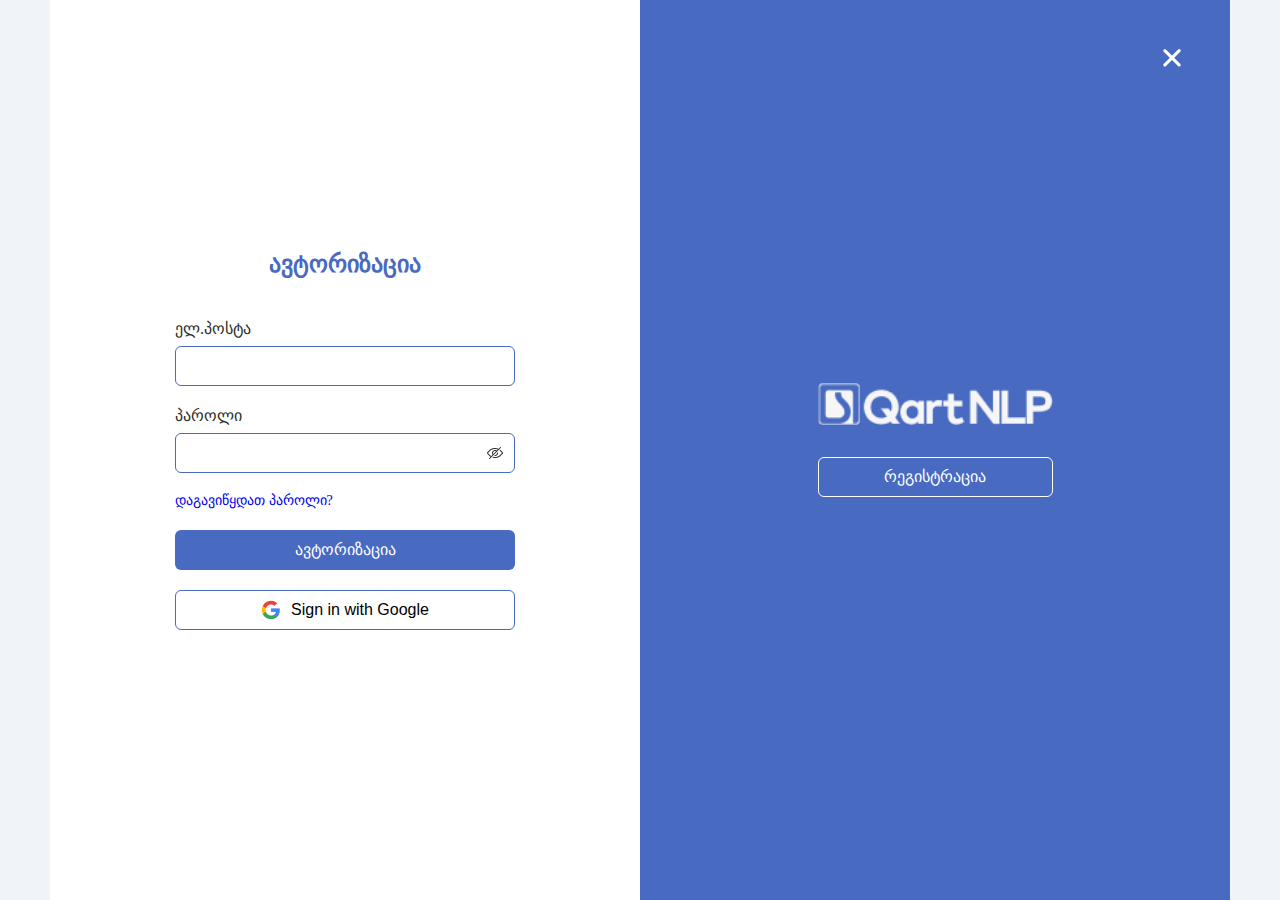
<file: index.html>
<!DOCTYPE html>
<html lang="en">
<head>
    <meta charset="UTF-8">
    <meta name="viewport" content="width=device-width, initial-scale=1.0">
    <title>Document</title>
    <link rel="stylesheet" href="style.css">
</head>
<body>
    <div class="container" id="container">
        <img src="assets/cancel.png" class="cancel">
        <img src="assets/cancel-white.png" class="cancel-white">
        <div class="form-container sign-in" id="sign-in">
            <form id="form">
                <h1>ავტორიზაცია</h1>
                <span id="email-label">ელ.პოსტა</span>
                <input type="email" id="email">
                <span id="password-label">პაროლი</span>
                <div class="password">
                    <input type="password" id="password">
                    <img src="assets/hide.png" onclick="showPassword(this)">
                </div>
                <span class="forget" onclick="forgetPassword()"><a href="#forget-password">დაგავიწყდათ პაროლი?</a></span>
                <button type="submit">ავტორიზაცია</button>
                <button class="google"><img src="assets/google.png">Sign in with Google</button>
            </form>
        </div>

        <section class="forget-password" id="forget-password" style="display: none;">
            <div class="form-container sign-in">
                <form id="form">
                    <h1>დაგავიწყდა პაროლი?</h1>
                    <span>ელ.პოსტა</span>
                    <input type="email" id="email">
                    <button onclick="resolvePassword()"><a href="#resolve-password" style="color: white;">პაროლის აღდგენა</a></button>
                </form>
            </div>
        </section>
        <section class="resolve-password" id="resolve-password" style="display: none;">
            <div class="form-container sign-in">
                <form id="form">
                    <h1>პაროლის აღდგენა</h1>
                    <span>ახალი პაროლი</span>
                    <div class="password">
                        <input type="password" id="password">
                        <img src="assets/hide.png" onclick="showPassword(this)">
                    </div>
                    <span>გაიმეორეთ პაროლი</span>
                    <div class="password">
                        <input type="password" id="reset-password">
                        <img src="assets/hide.png" onclick="showPassword(this)">
                    </div>
                    <button>შენახვა</button>
                </form>
            </div>
        </section>

        <div class="form-container sign-up">
            <form id="form">
                <h1>რეგისტრაცია</h1>
                <div class="person">
                    <div>
                        <span>სახელი</span>
                        <input type="text" id="name-input">
                    </div>
                    <div>
                        <span>გვარი</span>
                        <input type="text" id="surname-input">
                    </div>
                </div>
                <span>ელ.პოსტა</span>
                <input type="email" id="email">
                <span>პაროლი</span>
                <div class="password">
                    <input type="password" id="password">
                    <img src="assets/hide.png" onclick="showPassword(this)">
                </div>
                <span>გაიმეორეთ პაროლი</span>
                <div class="password">
                    <input type="password" id="password">
                    <img src="assets/hide.png" onclick="showPassword(this)">
                </div>
                <div class="agreement">
                    <img src="/assets/success-one.png" style="display: none;" class="success-box box" id="success-box" onclick="success()">
                    <img src="assets/box.png" class="box" id="box" onclick="success()">
                    <span>ვეთანხმები საიტის გამოყენების წესებს და კონფიდენციალურობის პოლიტიკას.</span>
                </div>
                <button>რეგისტრაცია</button>
                <button class="google"><img src="assets/google.png">Sign in with Google</button>
            </form>
        </div>

        <div class="toggle-container">
            <div class="toggle">
                <div class="toggle-panel toggle-left">
                    <img src="assets/logo.png">
                    <button class="toggle-btn" id="login" onclick="showAuthorization()">ავტორიზაცია</button>
                </div>
                <div class="toggle-panel toggle-right">
                    <img src="assets/logo.png">
                    <button class="toggle-btn" id="authoritation" style="display: none;" onclick="showAuthorization()">ავტორიზაცია</button>
                    <button class="toggle-btn" id="register">რეგისტრაცია</button>
                </div>
            </div>
        </div>
    </div>
    
    <script src="index.js"></script>
    <script src="validation.js"></script>
</body>
</html>
</file>
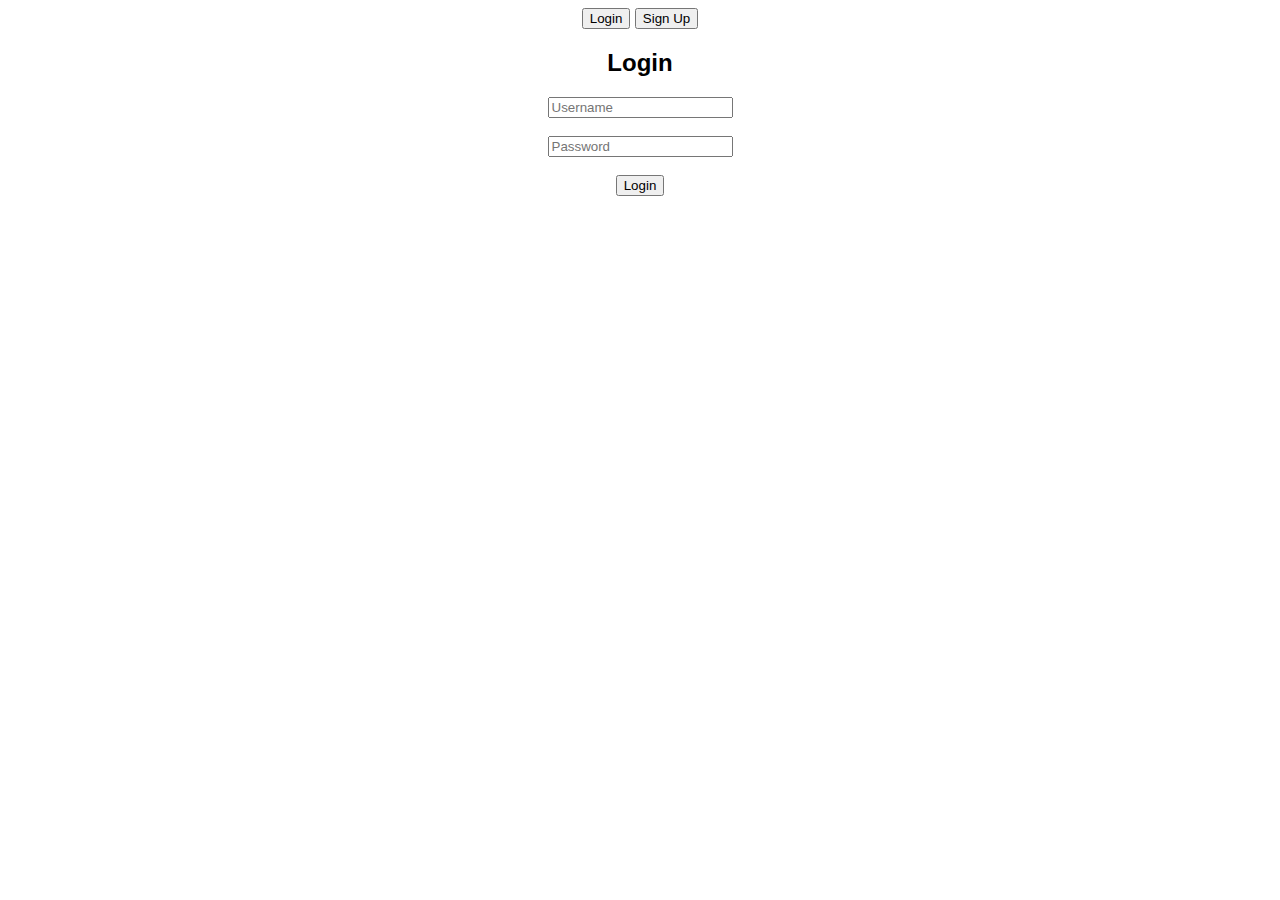
<file: test.html>
<!DOCTYPE html>
<html lang="en">
<head>
    <meta charset="UTF-8">
    <meta name="viewport" content="width=device-width, initial-scale=1.0">
    <title>Login & Signup</title>
    <style>
        body { font-family: Arial, sans-serif; text-align: center; }
        .container { width: 300px; margin: auto; }
        .form-container { display: none; }
        .active { display: block; }
    </style>
</head>
<body>

    <div class="container">
        <button onclick="showForm('login')">Login</button>
        <button onclick="showForm('signup')">Sign Up</button>

        <div id="login" class="form-container active">
            <h2>Login</h2>
            <input type="text" id="login-user" placeholder="Username"><br><br>
            <input type="password" id="login-pass" placeholder="Password"><br><br>
            <button onclick="showForm('login')">Login</button>
        </div>

        <div id="signup" class="form-container">
            <h2>Sign Up</h2>
            <input type="text" id="signup-user" placeholder="Username"><br><br>
            <input type="email" id="signup-email" placeholder="Email"><br><br>
            <input type="password" id="signup-pass" placeholder="Password"><br><br>
            <button>Sign Up</button>
        </div>
    </div>

    <script>
        function showForm(formType) {
            document.querySelectorAll(".form-container").forEach(form => {
                form.classList.remove("active");
                form.querySelectorAll("input").forEach(input => input.value = ""); // Clear inputs
            });
            document.getElementById(formType).classList.add("active");
        }
    </script>

</body>
</html>
</file>
<file: style.css>
*{
    margin: 0;
    padding: 0;
    box-sizing: border-box;
}
body{
    background-color: #f0f4f8;
    display: flex;
    align-items: center;
    justify-content: center;
    height: 100vh;
}

.container{
    width: 1180px;
    max-width: 1180px;
    height: 100vh;
    background-color: white;
    position: relative;
    overflow: hidden;
}
.container span{
    font-size: 16px;
    line-height: 19.2px;
    color: #2c2c2c;
    margin-bottom: 8px;
}
span.error{
    color: red;
}
input.error-input{
    border: 1px solid red !important;
}
.container .cancel-white, .cancel{
    position: absolute;
    top: 48px;
    right: 48px;
    z-index: 9999;
    cursor: pointer;
}
.container .cancel{
    display: none;
}
.container.active .cancel{
    display: block;
}
.container input{
    border: 1px solid #496AC1;
    width: 100%;
    height: 40px;
    border-radius: 6px;
    outline: none;
    font-size: 16px;
    padding: 12px;
    margin-bottom: 20px;
}
.container input:hover{
    border: 1px solid #2c2c2c;
}
.container input:focus{
    border: 1px solid #2c2c2c;
}
.form-container{
    position: absolute;
    top: 0;
    display: flex;
    align-items: center;
    justify-content: center;
    height: 100%;
    transition: all 0.6s ease-in-out;
}
form{
    display: flex;
    /* align-items: center; */
    justify-content: center;
    flex-direction: column;
    height: 100%;
    width: 340px;
    max-width: 340px;
}
form h1{
    font-size: 24px;
    line-height: 28.8px;
    font-weight: 700;
    color: #496AC1;
    margin-bottom: 40px;
    text-align: center;
}
form .forget{
    font-size: 14px;
    line-height: 16.8px;
    color: #496AC1;
    margin-bottom: 20px;
    cursor: pointer;
}
form button{
    width: 340px;
    height: 40px;
    border-radius: 6px;
    margin-bottom: 20px;
    background-color: #496AC1;
    color: white;
    border: none;
    font-size: 16px;
    line-height: 19.2px;
    cursor: pointer;
}
form .box{
    cursor: pointer;
}
form .password{
    position: relative;
}
form .password img{
    position: absolute;
    top: 12px;
    right: 12px;
    cursor: pointer;
}
form .google{
    display: flex;
    align-items: center;
    justify-content: center;
    gap: 10px;
    background: transparent;
    border: 1px solid #496AC1;
    color: black;
}
form .person{
    display: flex;
    gap: 22px;
}
form .person span{
    margin-bottom: 8px;
}
form a{
    text-decoration: none;
}

.agreement{
    display: flex;
    align-items: center;
    justify-content: center;
    gap: 8px;
}
.agreement .box{
    width: 20px;
    height: 20px;
}
.agreement span{
    font-size: 14px;
    color: #496AC1;
    line-height: 16.8px;
}
.sign-in{
    left: 0;
    width: 50%;
    z-index: 2;
}
.container.active .sign-in{
    transform: translateX(100%);
    opacity: 0;
    z-index: 0;
}
.sign-up{
    left: 0;
    width: 50%;
    opacity: 0;
    z-index: 1;
}
.container.active .sign-up{
    transform: translateX(100%);
    opacity: 1;
    z-index: 5;
    animation: move .6s;
}

@keyframes move{
    0%, 49.99%{
        opacity: 0;
        z-index: 1;
    }
    50%, 100%{
        opacity: 1;
        z-index: 5;
    }
}


.toggle-container{
    position: absolute;
    top: 0;
    left: 50%;
    width: 50%;
    height: 100%;
    overflow: hidden;
    transition: all 0.6s ease-in-out;
    z-index: 1000;
}

.container.active .toggle-container{
    transform: translateX(-100%);
}

.toggle{
    height: 100%;
    background-color: #496AC1;
    color: #fff;
    position: relative;
    left: -100%;
    height: 100%;
    width: 200%;
    transform: translateX(0);
    transition: all 0.6s ease-in-out;
}

.container.active .toggle{
    transform: translateX(50%);
}

.toggle-panel{
    position: absolute;
    width: 50%;
    height: 100%;
    display: flex;
    align-items: center;
    justify-content: center;
    flex-direction: column;
    padding: 0 30px;
    text-align: center;
    top: 0;
    transform: translateX(0);
    transition: all 0.6s ease-in-out;
}

.toggle-left{
    transform: translateX(-200%);
}

.container.active .toggle-left{
    transform: translateX(0);
}

.toggle-right{
    right: 0;
    transform: translateX(0);
}

.toggle-right button{
    margin-bottom: 20px;
}

.container.active .toggle-right{
    transform: translateX(200%);
}
.toggle-panel img{
    margin-bottom: 32px;
}
.toggle button{
    background-color: transparent;
    border: 1px solid white;
    color: white;
    height: 40px;
    border-radius: 6px;
    font-size: 16px;
    line-height: 19.2px;
    width: 235px;
    cursor: pointer;
}
.toggle img{
    width: 235px;
}
</file>
